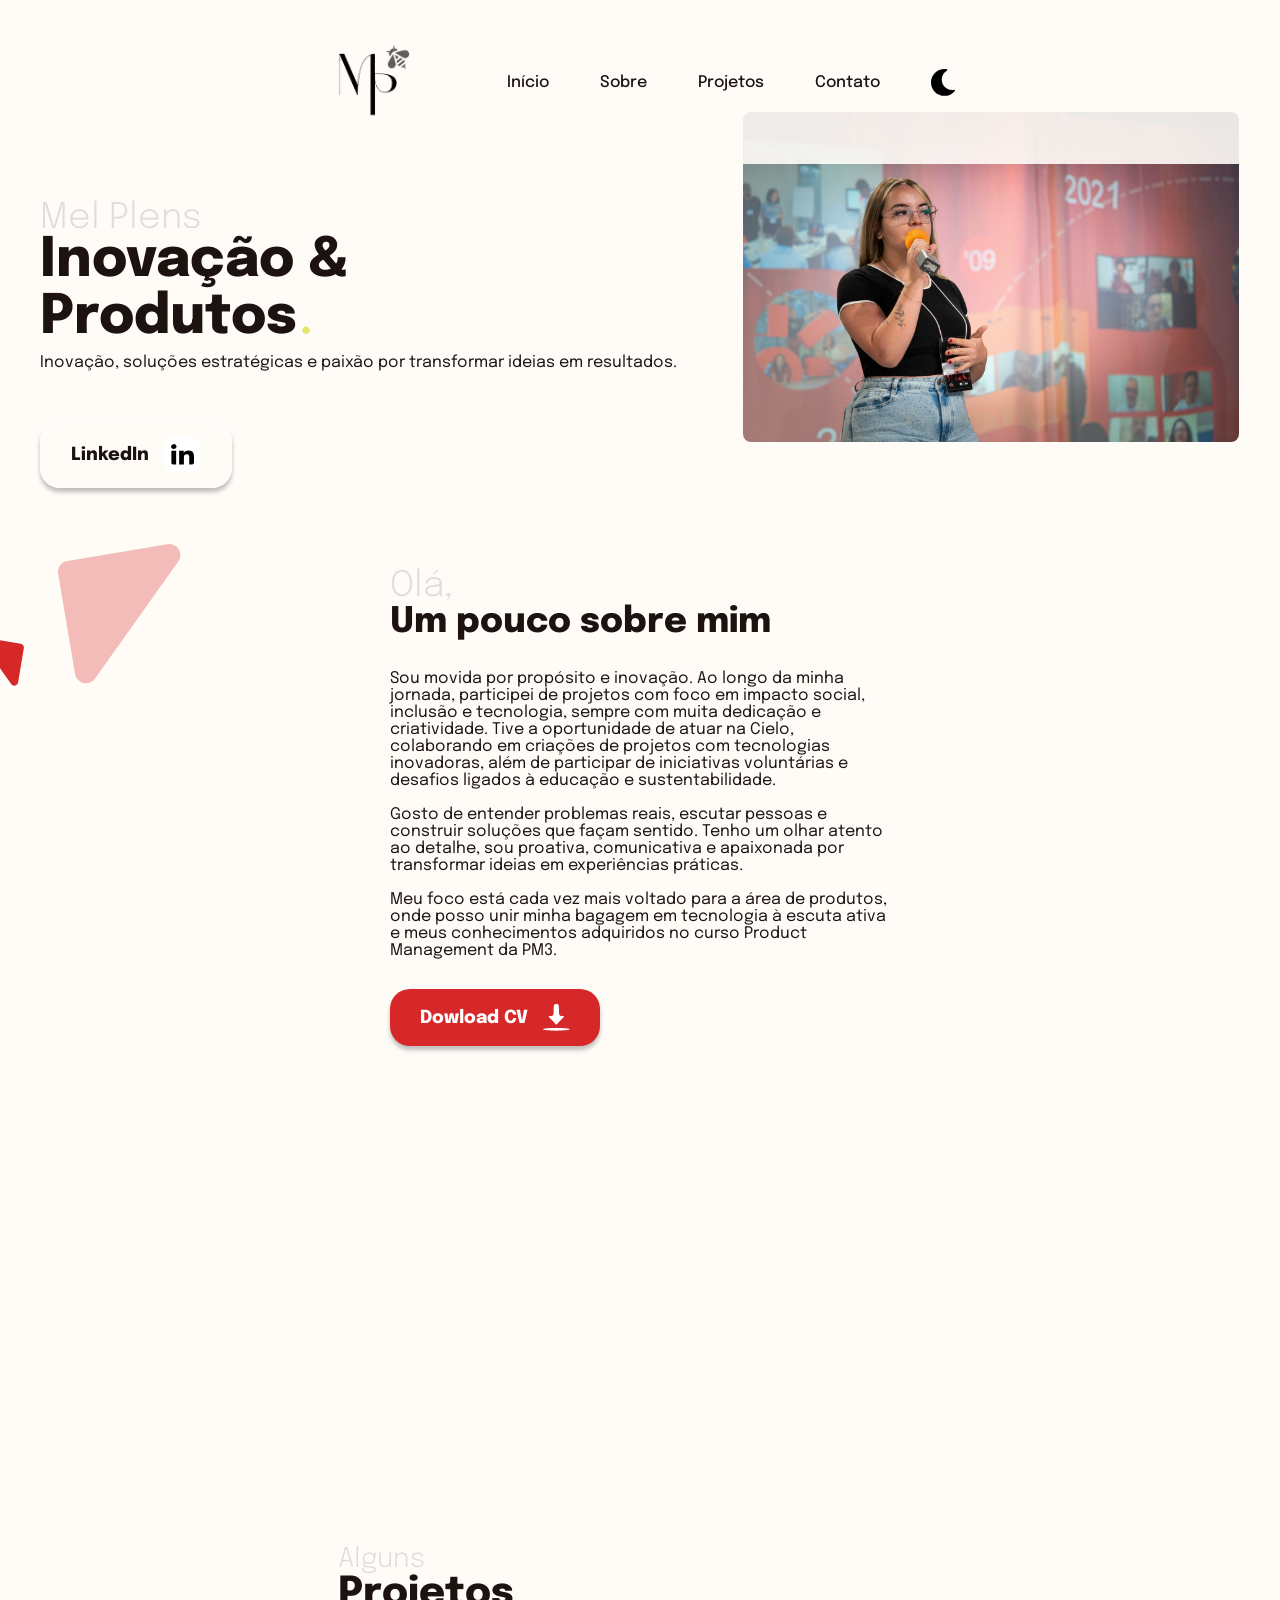
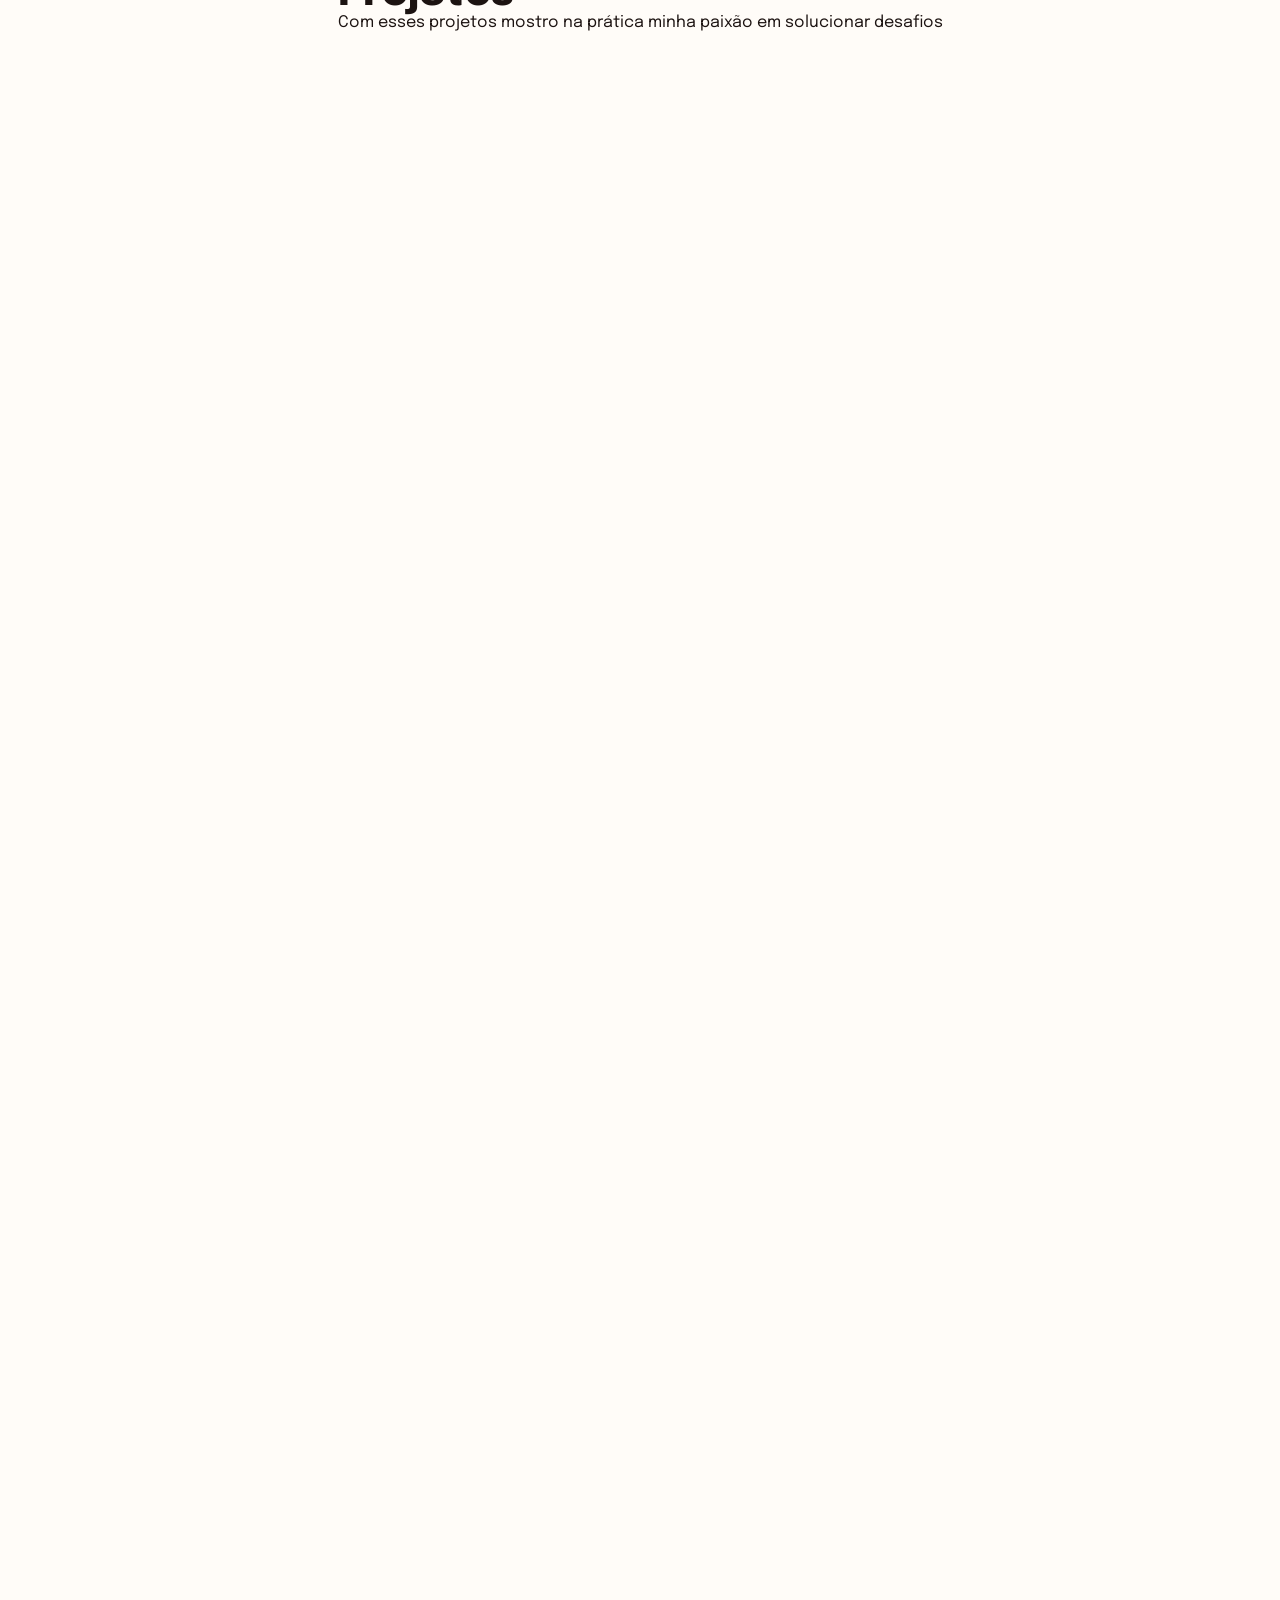
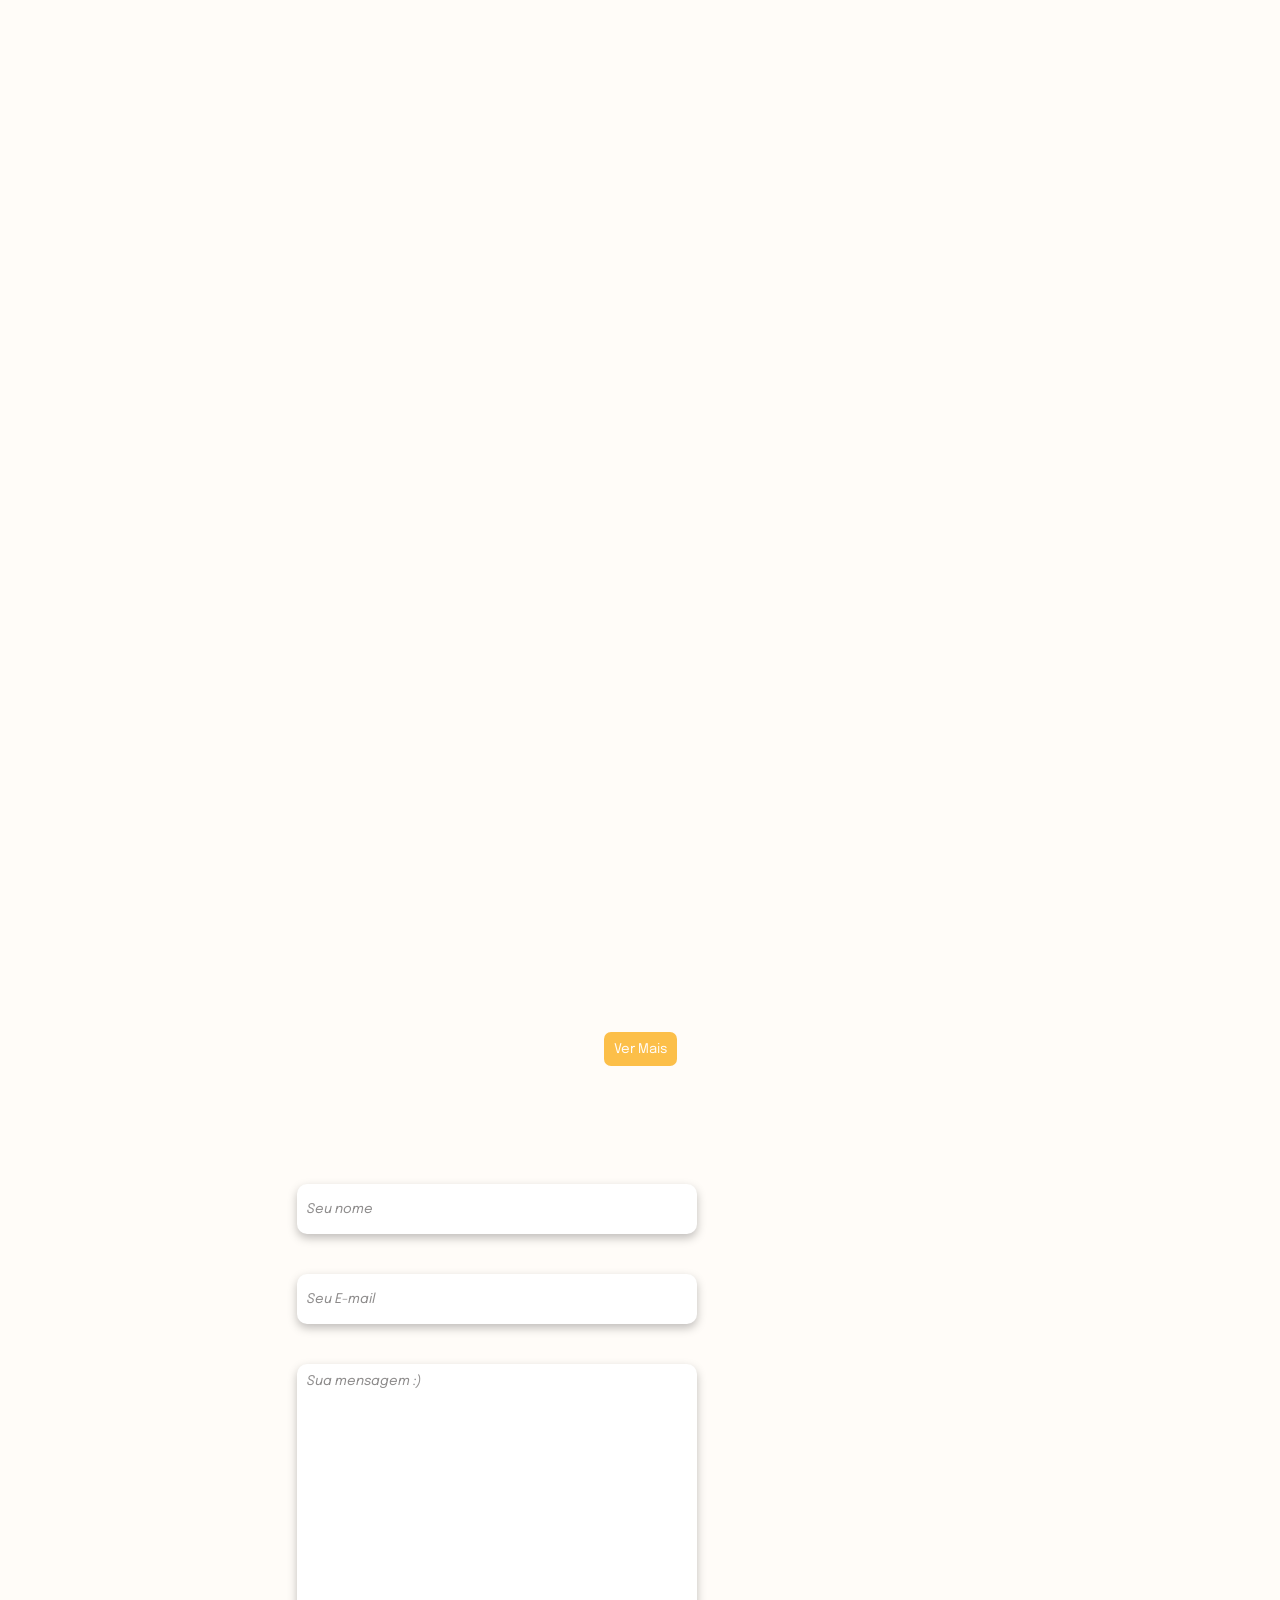
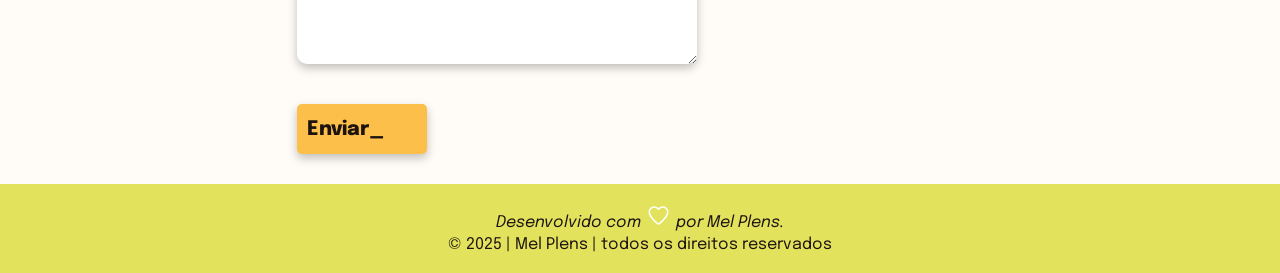
<file: index.html>
<!DOCTYPE html>
<html lang="pt-br">

<head>
    <meta charset="UTF-8">
    <meta name="viewport" content="width=device-width, initial-scale=1.0">
    <link rel="preconnect" href="https://fonts.googleapis.com">
    <script src="https://smtpjs.com/v3/smtp.js"></script>

    <link rel="preconnect" href="https://fonts.gstatic.com" crossorigin>
    <link rel="icon" href="./assets/icons/Mp-branco.ico" type="image/x-icon">
    <link href="https://fonts.googleapis.com/css2?family=Epilogue:ital,wght@0,100..900;1,100..900&display=swap"
        rel="stylesheet">
    <link href="https://unpkg.com/aos@2.3.1/dist/aos.css" rel="stylesheet">
    <link rel="stylesheet" href="./styles/index.css">
    <title>Mel Plens</title>
</head>

<body>
    <div class="mobile-header">
        <a href="#"><img width="90px" src="./assets/images/Mp preto.png" class="" alt="Mel-Logo"></a>
        <img class="hamburguer" src="./assets/icons/hamburguer_menu.svg" alt="menu-hamburguer">
    </div>

    <header>
        <a class="logo-desktop" href="#"><img width="120px" src="./assets/images/Mp preto.png" alt="Mel-Logo"></a>
        <nav class="nav-menu">
            <a href="#home">Início</a>
            <a href="#sobre">Sobre</a>
            <a href="#projetos">Projetos</a>
            <a href="#contato">Contato</a>
            <div class="container-lang">
                <img id="moonImage" class="switch" src="./assets/icons/moon.svg" alt="moon-mood">
                <div class="gtranslate_wrapper"></div>
                <script>window.gtranslateSettings = {
                        "default_language": "pt", "languages": ["pt", "en"],
                        "wrapper_selector": ".gtranslate_wrapper", "alt_flags": { "en": "usa", "pt": "brazil" }
                    }</script>
                <script src="https://cdn.gtranslate.net/widgets/latest/flags.js" defer></script>
            </div>
        </nav>
    </header>

    <section id="home">
        <div class="background-images">
        </div>
        <div class="container-home">
            <article>
                <span class="span-subtitle">Mel Plens</span>
                <h1 data-aos="fade-left">Inovação &<br>Produtos<span style="color: rgb(228, 228, 107);">.</span></h1>
                <p>Inovação, soluções estratégicas e paixão por transformar ideias em resultados.</p>
                <div>
                  
                    <a target="_blank" href="https://www.linkedin.com/in/mel-plens-angelis/">LinkedIn <img
                            src="./assets/icons/linkedIn.svg" class="linkedin" alt="linkedIn"></a>
                    <img class="pipe" src="./assets/shapes/pipe.svg" alt="gif-animation">
                </div>
                <img class="triangle" src="./assets/shapes/triangle.svg" alt="shapes">
                <img class="dark-triangle" src="./assets/shapes/dark_triangle.svg" alt="shapes">
            </article>

            <img class="image-home" width="500px" src="assets/meldalando.jpg" alt="Mel Plens">
        </div>

    </section>

   

    <section id="sobre" class="about-me" data-aos="fade-left">
        <div class="container-about-me">
            <article>
                <span>Olá,</span>
                <h1>Um pouco sobre mim</h1>
                <p>
                    Sou movida por propósito e inovação. Ao longo da minha jornada, participei de projetos com foco em
                    impacto social, inclusão e tecnologia, sempre com muita dedicação e criatividade. Tive a
                    oportunidade de atuar na Cielo, colaborando em criações de projetos com tecnologias inovadoras, além
                    de participar de iniciativas voluntárias e desafios ligados à educação e sustentabilidade.
                    <br><br>

                    Gosto de entender problemas reais, escutar pessoas e construir soluções que façam sentido. Tenho um
                    olhar atento ao detalhe, sou proativa, comunicativa e apaixonada por transformar ideias em
                    experiências práticas.
                    <br><br>

                    Meu foco está cada vez mais voltado para a área de produtos, onde posso unir minha bagagem em
                    tecnologia à escuta ativa e meus conhecimentos adquiridos no curso Product Management da PM3. 
                </p>

                <a target="_blank" href="./assets/CV/Curriculo_MelPlens.pdf"><button>Dowload CV <img src="./assets/icons/dowload.svg"
                            alt="dowload-cv-botão"></button></a>
                <!-- <img class="gif" src="./assets/shapes/stairs_dot_animate.gif" alt="animações"> -->
            </article>
        </div>

    </section>

    <section class="stacks-section">
        <!-- <div class="container-shapes">
            <img style="width: 100px;" class="dark-triangle" src="./assets/shapes/dark_triangle.svg" alt="circle-shape">
            <img style="width: 200px;" class="triangle" src="./assets/shapes/triangle.svg" alt="triangle">
            <img style="width: 100px;" class="yellow-triangle" src="./assets/shapes/yellow-triangle.svg" alt="triangle">
        </div> -->


        <div class="container-stacks" data-aos="fade-right">
            <h1>Tecnologias e Metodologias</h1>
            <div class="stacks">

                <div class="block-stack">
                    <img src="./assets/icons/scrum-process-development-methodology-icon-vector (1).svg" alt="figma">
                    <span>SCRUM</span>
                </div>
                <div class="block-stack">
                    <img src="./assets/icons/kanban-lean-method-line-icon-vector (1).svg" alt="figma">
                    <span>KANBAN</span>
                </div>
                <div class="block-stack">
                    <img src="./assets/stacks/figma.svg" alt="figma">
                    <span>FIGMA</span>
                </div>
                <div class="block-stack">
                    <img src="./assets/icons/sql.svg" alt="figma">
                    <span>SQL</span>
                </div>
                <div class="block-stack">
                    <img src="./assets/icons/awsathena.svg" alt="figma">
                    <span>AWS Athena</span>
                </div>
                <div class="block-stack">
                    <img src="./assets/icons/jira.svg" alt="git">
                    <span>JIRA</span>
                </div>
                <div class="block-stack">
                    <img src="./assets/icons/trello.svg" alt="git">
                    <span>TRELLO</span>
                </div>
                <div class="block-stack">
                    <img src="./assets/icons/uxui.svg" alt="git">
                    <span>UX /UI</span>
                </div>


                <div class="block-stack">
                    <img src="./assets//icons/powerapps.svg" alt="git">
                    <span>POWER APPS</span>
                </div>
                <div class="block-stack">
                    <img src="./assets//icons/powerautomate.svg" alt="git">
                    <span>POWER AUTOMATE</span>
                </div>
                <div class="block-stack">
                    <img src="./assets/stacks/html.svg" alt="html">
                    <span>HTML5</span>
                </div>
                <div class="block-stack">
                    <img src="./assets/stacks/css.svg" alt="css">
                    <span>CSS3</span>
                </div>
                <div class="block-stack">
                    <img src="./assets/stacks/js.svg" alt="js">
                    <span>JAVASCRIPT</span>
                </div>

                <div class="block-stack">
                    <img src="./assets/stacks/git.svg" alt="git">
                    <span>GIT</span>
                </div>
                <div class="block-stack">
                    <img src="./assets/stacks/github.svg" class="github-stack" alt="github">
                    <span>GITHUB</span>
                </div>
                <!-- </div>
            <img class="stacks-gif" src="./assets/shapes/gif_stacks.gif" alt="escada gif">
        </div> -->
    </section>

    <section id="projetos" class="projects">
        <div class="projects-container">
            <div class="container-title">
                <span>Alguns</span>
                <h1 style="align-items: center;">Projetos</h1>
                <p style="align-items: center;" >Com esses projetos mostro na prática minha paixão em solucionar desafios </p>
            </div>


            <div class="wrap-projects">

                <div class="container-project  inverse-container-project" data-aos="zoom-in">
                    <img class="mockup" width="500px" src="assets/FalaShow_Oficial_BR__2_-removebg-preview (3) (1).png">

                    <div>
                        <h1 style="color: blueviolet;">FalaShow</h1>
                        <p style="text-align: justify;">
                            Fundei o FalaShow, um jogo educativo voltado para crianças com Apraxia da Fala, inspirado pela vivência com meu irmão Davi, que possui o diagnóstico.
                            <br><br>
                            Identifiquei a necessidade de uma ferramenta acessível e interativa, e assumi papéis estratégicos como Product Owner, 
                            conduzindo a pesquisa com especialistas, definição do MVP, jornada do usuário e validação com fonoaudiólogos.
                            <br><br>
                            Apliquei conceitos de produtos digitais com foco em impacto social, além de realizar o desenvolvimento do uso de Inteligência Artificial e Visão Computacional.
                             <br><br>
                            O projeto segue em evolução, com validações iniciais positivas e grande potencial de escalabilidade.
                        </p>
                        

                        <div class="container-btn first-project">
                            <a target="_blank"
                                href="https://blog.facens.br/aluna-da-facens-se-destaca-no-campus-mobile-2025-com-projeto-voltado-para-criancas-com-apraxia-da-fala/">
                                Aluna se destaca no Campus Mobile <img src="./assets/icons/deploy_eye.svg" class="eye"
                                    alt="Deploy-project"></a>
                                


                        </div>
                    </div>
                </div>
                <div class="container-project" data-aos="fade-right" data-aos-offset="300"
                    data-aos-easing="ease-in-sine">
                    <img class="dots-shape" src="./assets/shapes/square_dots.svg" alt="">
                    <img class="mockup" width="500px" src="./assets/images/garagem_cielo_hub_inovacao-removebg-preview.png"
                        alt="landing page image">
                    <div>
                        <h1 style="color: rgb(39, 119, 211);">Hub de Inovação Cielo</h1>

                        <p style="text-align: justify;">Durante meu tempo na Cielo, colaborei em diversos projetos estratégicos com foco em inovação tecnológica no setor financeiro, 
                            <br>Assumindo responsabilidades ligadas à área de produtos, apoiando a definição de soluções em projetos como:
                            <br><br>
                            <b>Pagamento Biométrico</b>
                            <br>
                            Apoiei o desenvolvimento de soluções de pagamento utilizando biometria, focando na segurança e experiência do usuário.
                            <br><br>
                            <b>Open Finance & DREX</b>
                            <br>
                            Colaborei a criação de Casos de uso com o time resposanvel de DREX, créditos inteligentes e pontuação de pontos.
                            <br>
                            Disvovery Continuo com soluções com Open Finance e novas tendências.
                            <br><br>
                             <b>Comércio Unificado & TAP</b>
                             <br><br>
                             Contribuí para a criação de soluções que integraram diferentes canais de vendas e pagamentos, promovendo um comércio mais fluido e eficiente.
                            <br><br>
                            <b>Extração e Análise de Dados</b>
                            <br><br>
                             Atuei na extração de dados e apoio ao PO e ao desenvolvedor, ajudando na análise e melhor compreensão de informações críticas para os projetos.
                            <br><br>
                            <b>Conexões com Startups</b>
                        
                            <br><br>
                             Participei de discussões e colaborações com startups para explorar novas oportunidades de inovação e crescimento no setor.
                        </p>
                        

                        <div class="container-btn">
                            <a target="_blank"
                                href="https://blog.cielo.com.br/institucional/dia-nacional-da-inovacao/">Saiba mais <img
                                    src="./assets/icons/deploy_eye.svg" class="eye" alt="Deploy-project"></a>

                        </div>
                    </div>
                </div>

                <div class="container-project  inverse-container-project" data-aos="zoom-in">
                    <img class="mockup" width="500px" src="./assets/images/Florestas.png"
                        alt="project react image">
                    <div>
                        <h1>Florestas Inteligentes 2025</h1>
                        <p style="text-align: justify;">
                            Projeto voluntário focado em soluções de bioeconomia para comunidades da Amazônia. A partir da dor 
                            identificada na extração manual do óleo de andiroba que causava esforço repetitivo e risco de LER, 
                            arquitetei um equipamento que automatiza o processo de extração, tritura a casca e separa o pó residual.
                            <br><br>


                             Identifiquei, junto com a comunidade Amelias, o potencial desse pó com aroma semelhante ao chocolate amargo
                        para criação de uma nova linha de bioprodutos, como blush, batom, pigmentos e aromatizantes. 
                              A solução conecta a comunidade ao mercado de cosméticos e tintas naturais, ampliando sua geração de renda com sustentabilidade e inovação.
                              <br><br>
                              <b>Finalista para Aplicar na Amazônia a solução, analisando dados e buscando melhorias.</b>
                            </p>
                            

                        <div class="container-btn">
                            <a target="_blank" href="https://florestasinteligentes.org.br/">Saiba mais <img
                                    src="./assets/icons/deploy_eye.svg" class="eye" alt="Deploy-project"></a>
                           
                        </div>
                    </div>
                </div>


                <div class="container-project" data-aos="fade-right">
                    <img class="circles-shape" src="./assets/shapes/yellow-circle.svg" alt="shapes">
                    <img class="mockup" width="350px" src="./assets/images/toyotaapp1.png"
                        alt="mockup">
                        <br>
                    <div>
                        <h1>Aplicativo para Fichas de Epis Toyota do Brasil</h1>

                        <p style="text-align: justify;">Contribuição para a equipe de segurança industrial da Toyota do Brasil, na planta de Sorocaba. Desenvolvi um aplicativo que facilita o armazenamento e o controle de fichas de EPI, tornando o processo mais ágil e sustentável, ao substituir o uso de papel.</p>
                        
                        <p style="text-align: justify;">Utilizando tecnologias Microsoft 365, como Power Apps e Power Automate, o aplicativo digitaliza o processo de monitoramento de segurança, permitindo um controle mais eficiente de quem, quando e onde está a ficha de EPI.</p>
                        
                        <p style="text-align: justify;">O projeto resultou em uma redução de 6.480 folhas de papel por ano, o que equivale a salvar 0,13 árvore e evitar a emissão de 14,3 kg de CO2, além de maior agilidade e redução de erros operacionais.</p>
                        
                        <p style="text-align: justify;">A solução contribui para a sustentabilidade e pode ser expandida para outras áreas e unidades no futuro. </p>
                        
                        

                        <div class="container-btn">
                            <a target="_blank" href="https://www.linkedin.com/posts/mel-plens-angelis_aplicativo-para-armazenamento-de-fichas-activity-7145426688070385664-UPSS?utm_source=share&utm_medium=member_desktop&rcm=ACoAADVOdhoB1x0TIBTMwglyOh4KkTeK2_9Osb8">Saiba mais
                                <img src="./assets/icons/deploy_eye.svg" class="eye" alt="Deploy-project"></a>
                            
                        </div>
                    </div>
                </div>
                <div class="container-project" data-aos="fade-left">
                    <img class="triangle-shape" src="./assets/shapes/yellow-triangle.svg" alt="triangle">
                    <img class="mockup" width="500px" src="./assets/images/cm-edicao-13-logo.png" alt="mockup">
                    <div>
                        <p style="text-align: justify;">
                            Fui selecionada para o <b>Campus Mobile 2025</b> na categoria <b>Saúde</b> com o projeto <b>FalaShow: Juntos pela Fala</b>, um jogo interativo criado para auxiliar no tratamento de crianças com Apraxia da Fala. A ideia surgiu a partir da vivência com meu irmão, diagnosticado com o distúrbio, e cresceu com o propósito de gerar impacto social através da tecnologia.
                            <br><br>
                            Durante a <b>Semana Imersiva</b>, junto a outros 230 participantes de diferentes regiões do Brasil, tive acesso a mentorias com especialistas em tecnologia, inovação e empreendedorismo, como a executiva <b>Jackie Hernandez</b>, vice-presidente da <i>Plug and Play</i>, que abordou o potencial da inovação aberta e o impacto do ecossistema do Vale do Silício.
                            <br><br>
                            Foram dias intensos de aprendizado, validação e construção estratégica, com foco em modelo de negócios, captação de investimento, monetização e storytelling no INOVA USP em São Paulo. Mesmo sem ser premiado nessa etapa, o projeto foi fortalecido e, com a experiência adquirida, o FalaShow foi posteriormente <b>selecionado para incubação no Porto Digital de Recife</b>, um dos maiores polos de inovação do Brasil.
                            <br><br>
                            O Campus Mobile reforçou minha jornada como produtora de impacto, onde atuei como <b>fundadora, idealizadora e líder de produto</b>, exercendo papéis como <b>Product Owner</b> em todas as etapas: desde a <b>descoberta do problema</b> até a construção do MVP com apoio de fonoaudiólogos e especialistas. 
                            <br><br>
                            Essa vivência ampliou minha visão sobre o ecossistema de inovação, me preparando para levar o FalaShow para o mercado com mais estratégia e propósito.
                            </p>
                            

                        <div class="container-btn">
                            <a target="_blank" href="https://www.institutoclaro.org.br/campus-mobile/">Saiba mais <img
                                    src="./assets/icons/deploy_eye.svg" class="eye" alt="Deploy-project"></a>
                            
                        </div>
                    </div>
                    <img class="circle-shape" src="./assets/shapes/stroke_fat_circle.svg" alt="">
                </div>

                <div id="hide-content">
                    <div class="container-project  inverse-container-project" data-aos="fade-right">
                        <img class="mockup" width="500px" src="./assets/images/PortoDigital_2019.png"
                            alt="mockup">
                        <div>
                        
                            <p style="text-align: justify;">Selecionada para incubação no Porto Digital, referência em inovação e transformação digital, com apoio de mentores especializados para impulsionar o crescimento de negócios, acesso a investimentos e escala de produtos digitais.</p>

                            <p style="text-align: justify;">Laura Gurgel - Analista do Shark Tank Brasil: Mentoria em storytelling, pitch e inovação. Estrutura estratégias para conectar dados e negócios de forma impactante.</p>
                            
                            <p style="text-align: justify;">Lúcio - Exited Founder: +13 anos de experiência em startups, validação de mercado e crescimento estratégico. Foco em escalabilidade e validação de MVPs.</p>
                            
                            <p style="text-align: justify;">Breno - CESAR Ventures: Especialista em investimentos, scouting e fit estratégico. Expertise em análise de teses e captação de recursos para startups.</p>
                            
                            <p style="text-align: justify;">Alex - Consultor em Design Estratégico: Foco em modelagem de negócios, propostas de valor e estratégia de produto. Orientação em Lean Startup e roadmaps.</p>
                            
                            
                           
                        </div>
                    </div>

                

                 
                </div>
            </div>
        </div>

        <button id="see-more">Ver Mais</button>
    </section>

    <section id="contato" class="contact">
        <div class="container-contact">
            <div>
                <div class="container-title" data-aos="fade-right">
                    <span>Entre em</span>
                    <h1>Contato</h1>
                </div>

                <form onsubmit="SendEmail(); return false;" method="post">
                    <input id="name" name="name" type="text" placeholder="Seu nome" required>
                    <input id="email" name="email" type="email" placeholder="Seu E-mail" required>
                    <textarea id="message" name="message" cols="30" rows="10" placeholder="Sua mensagem :)"
                        required></textarea>
                    <input id="enviar-btn" type="submit" value="Enviar_">
                </form>

                <div id="popup" class="popup">
                    Recebido ;)
                </div>

            </div>
            <div class="social-medias">
                <div data-aos="fade-right"><a target="_blank" href="https://github.com/MelPLens"><img
                            src="./assets/icons/github.svg" alt="github"></a>
                    <p>/MelPLens</p>
                </div>
                <div data-aos="fade-right"><a target="_blank"
                        href="https://www.linkedin.com/in/mel-plens-angelis/"><img
                            src="./assets/icons/linkedIn.svg" alt="linkedIn"></a>
                    <p>/Mel Plens Angelis</p>
                </div>
                <div data-aos="fade-right"><a target="_blank" href="mailto:melplan572@gmail.com"><img
                            src="./assets/icons/e-mail.svg" alt="email"></a>
                    <p>melplan572@gmail.com</p>
                </div>
            </div>


            <div class="social-medias-mobile">
               
                <div><a href="https://www.linkedin.com/in/mel-plens-angelis/"><img
                            src="./assets/icons/linkedIn.svg" alt="linkedIn"></a></div>
                <div><a href="mailto:melplan572@gmail.com"><img src="./assets/icons/e-mail.svg"
                            alt="email"></a></div>
            </div>
    </section>

    <footer>
        <p class="development">Desenvolvido com <img src="./assets/icons/heart.svg" alt="heart"> por Mel Plens.
        </p>
        <p>© 2025 | Mel Plens | todos os direitos reservados</p>
    </footer>

</body>

<script src="./js/script.js"></script>
<script src="./js/sendEmail.js"></script>
<script src="https://smtpjs.com/v3/smtp.js"></script>
<script src="https://unpkg.com/aos@2.3.1/dist/aos.js"></script>
<script>
    AOS.init();
</script>

</html>
</file>
<file: styles/index.css>
@charset "UTF-8";
:root {
  --white: #FFFCF8;
  --red: #D62828;
  --yellow: #FCBF49;
  --lightGray: #DFDEDD;
  --gray: #423F3F;
  --black: #1C1311;
  --orange: #F77F00;
}

.dark-mode:root {
  --white: #060A2F;
  --yellow: #ff9748;
  --gray: #9f9f9f;
  --black: #FFFCF8;
}

.cta.active::before {
  background-color: #060A2F;
  opacity: 1;
}

.txt-cta.active {
  color: #fff;
}

* {
  margin: 0;
  padding: 0;
  box-sizing: border-box;
  font-family: "Epilogue", sans-serif;
  text-decoration: none;
}

p,
h1,
h2,
h3,
h4,
a {
  color: var(--black);
}

button,
a {
  cursor: pointer;
  transition: transform 0.3s ease-in-out;
}
button:hover,
a:hover {
  transform: scale(1.1);
}

.linkedin,
.github,
.eye {
  background-color: white;
  padding: 7px;
  border-radius: 10px;
}

.hamburguer,
.mobile-header,
.info-mobile {
  display: none;
}

.social-medias-mobile {
  display: none !important;
}

.btn-component, .projects .projects-container .wrap-projects .container-project div .container-btn a, .about-me .container-about-me article button, .cta a, #home article div a {
  box-shadow: 0px 4px 4px 0px rgba(0, 0, 0, 0.2509803922);
  display: flex;
  flex-direction: row;
  justify-content: space-around;
  align-items: center;
  padding: 15px 30px;
  border-radius: 20px;
  gap: 15px;
  font-weight: 800;
  font-size: 18px;
}

.span-subtitle, .contact .container-contact .container-title span, .projects .projects-container .container-title span, .about-me .container-about-me article span, #home article span {
  color: var(--lightGray);
  font-weight: 300;
  font-size: clamp(1em, 1em + 1.5vw, 2.5em);
}

.language-btn, .contact .container-contact .social-medias div a,
.contact .container-contact .social-medias-mobile div a {
  border-radius: 50%;
  border: none;
  padding: 20px 5px;
  color: var(--lightGray);
  background: var(--white);
  box-shadow: 0px 4px 4px 0px rgba(0, 0, 0, 0.2509803922);
  font-weight: 800;
  font-size: 20px;
  border: 0.3px solid white;
}

body,
html {
  width: 100vw;
  scroll-behavior: smooth;
  background: var(--white);
  overflow-x: hidden;
}

header {
  display: flex;
  flex-direction: row;
  justify-content: center;
  align-items: center;
  width: 100%;
  padding: 20px 20%;
  position: fixed;
  z-index: 200;
  gap: 10%;
  background-color: transparent;
}
header::before {
  content: "";
  position: absolute;
  top: 0;
  left: 0;
  right: 0;
  bottom: 0;
  background-color: var(--white);
  opacity: 0.9;
  z-index: -1;
}
header div {
  display: flex;
  flex-direction: row;
  justify-content: center;
  align-items: center;
  gap: 15px;
}
header nav {
  display: flex;
  flex-direction: row;
  justify-content: center;
  align-items: center;
  gap: 4vw;
}
header nav a {
  font-weight: 500;
}
header nav .container-lang {
  display: flex;
  flex-direction: row;
  justify-content: center;
  align-items: center;
}
header .switch {
  cursor: pointer;
}

#home {
  position: relative;
}
#home .background-images {
  position: absolute;
  top: 0;
  left: 0;
  width: 100%;
  height: 100%;
  z-index: -1;
  border-radius: 10px;
  border: 2px solid var(--white);
}
#home .container-home {
  display: flex;
  flex-direction: row;
  justify-content: center;
  align-items: start;
  margin-top: 110px;
  gap: 5%;
}
#home .container-home .image-home {
  width: min(80%, 500px);
  border-radius: 10px;
  border: 2px solid var(--white);

  
}

.image-home{
  border-radius: 10px;
  border: 2px solid var(--white);
}
#home article {
  display: flex;
  flex-direction: column;
  justify-content: start;
  align-items: start;
  margin-top: 90px;
  position: relative;
}
#home article .triangle {
  position: absolute;
  transition: transform 0.3s ease;
  bottom: -200px;
  z-index: 4 !important;
  animation: spin 6s linear infinite;
}
#home article .triangle:hover {
  animation-play-state: paused;
}
#home article .dark-triangle {
  position: absolute;
  bottom: -200px;
  left: -60px;
  z-index: 4;
  animation: spin-oposite 8s linear infinite;
}
#home article .dark-triangle:hover {
  animation-play-state: paused;
}
#home article div {
  display: flex;
  flex-direction: row;
  justify-content: center;
  align-items: center;
  margin-top: 50px;
  gap: 30px;
  position: relative;
}
#home article div .pipe {
  position: absolute;
  left: 100%;
  z-index: -1;
}
#home article div a {
  border: 0.5px solid white;
}
#home article p {
  margin-top: 10px;
}
#home article h1 {
  font-size: clamp(1.75em, 1em + 3vw, 4.5em);
  line-height: min(4vw, 60px);
  font-weight: 800;
}
#home article h1 span {
  color: var(--red);
}

.dark-modes .main-container h1 {
  color: pink;
}

.cta {
  border-radius: 10px;
  margin: 0 20%;
  display: flex;
  flex-direction: row;
  justify-content: center;
  align-items: start;
  padding: 20px 0;
  margin-top: -50px;
  position: relative;
  z-index: 2;
}
.cta::before {
  content: "";
  position: absolute;
  top: 0;
  left: 0;
  right: 0;
  bottom: 0;
  background-color: var(--yellow);
  opacity: 0.5;
  z-index: -1;
  border-radius: 10px;
}
.cta .lamp {
  margin-right: 50px;
  cursor: pointer;
  padding-left: 10px;
  transition: transform 0.1s ease-in-out;
}
.cta .lamp:hover {
  animation: shake-animation 1.5s ease-in-out;
}
.cta .dark-triangle {
  position: absolute;
  left: -10%;
  z-index: -1;
}
.cta .main-container {
  display: flex;
  flex-direction: row;
  justify-content: center;
  align-items: center;
  gap: 20px;
}
.cta .main-container h1 {
  text-align: end;
  font-size: clamp(1em, 1em + 1.5vw, 2.5em);
  color: var(--yellow);
}
.cta p {
  max-width: 500px;
}
.cta div {
  display: flex;
  flex-direction: column;
  justify-content: center;
  align-items: start;
  gap: 20px;
}
.about-me {
  padding: 0 10%;
}
.about-me .container-about-me {
  position: relative;
  display: flex;
  flex-direction: row;
  justify-content: center;
  align-items: start;
  margin-top: 80px;
  gap: 50px;
}
.about-me .container-about-me .zig-zag {
  position: absolute;
  left: 0;
  bottom: -200px;
  z-index: -1;
}
.about-me .container-about-me .image-about-me {
  width: min(90%, 600px);
  border-radius: 10px;
  border: 2px solid var(--white);
  margin-left: -10%;
}
.about-me .container-about-me article {
  position: relative;
}
.about-me .container-about-me article h1 {
  font-size: clamp(1em, 1em + 1.5vw, 2.5em);
  font-weight: 800;
  margin-bottom: 30px;
}
.about-me .container-about-me article p {
  max-width: 500px;
}
.about-me .container-about-me article button {
  border: none;
  background-color: var(--red);
  color: white;
  margin-top: 30px;
}
.about-me .container-about-me article .gif {
  width: min(30%, 200px);
  position: absolute;
  right: 0;
}

.stacks-section {
  margin-top: 50px;
  position: relative;
}
.stacks-section .stacks-gif {
  position: absolute;
  width: min(400px, 50%) !important;
  right: 0;
}
.stacks-section .container-shapes {
  margin-left: 10%;
  display: flex;
  flex-direction: column;
  position: absolute;
}
.stacks-section .container-shapes .yellow-triangle {
  animation: mover 7s infinite;
}
.stacks-section .container-shapes .yellow-triangle:hover {
  animation-play-state: paused;
}
.stacks-section .container-shapes .triangle {
  animation: spin 30s infinite;
}
.stacks-section .container-shapes .dark-triangle {
  animation: spin-oposite 20s infinite;
}
.stacks-section .container-stacks {
  display: flex;
  flex-direction: column;
  justify-content: center;
  align-items: center;
  width: 100%;
  padding: 0 30px;
}
.stacks-section .container-stacks h1 {
  font-size: clamp(1em, 1em + 1.5vw, 2.5em);
  font-weight: 800;
}
.stacks-section .container-stacks .stacks {
  display: flex;
  flex-wrap: wrap;
  justify-content: center;
  align-items: center;
  gap: 10%;
  padding: 30px;
}
.stacks-section .container-stacks .stacks .github-stack {
  background-color: white;
  border-radius: 10px;
}
.stacks-section .container-stacks .stacks .block-stack {
  display: flex;
  flex-direction: column;
  justify-content: center;
  align-items: center;
  z-index: 5;
  margin-top: 25px;
}
.stacks-section .container-stacks .stacks .block-stack img {
  transition: transform 0.2s ease-in-out;
}
.stacks-section .container-stacks .stacks .block-stack img:hover {
  transform: scale(1.3);
}
.stacks-section .container-stacks .stacks .block-stack span {
  box-shadow: 0px 4px 4px 0px rgba(0, 0, 0, 0.2509803922);
  transition: transform 0.3s ease-in-out;
  padding: 10px 20px;
  color: var(--gray);
  font-weight: 300;
  opacity: 0.7;
}
.stacks-section .container-stacks .stacks .block-stack span:hover {
  transform: scale(1.3);
}

.projects {
  padding: 0 20%;
  display: flex;
  flex-direction: column;
  justify-content: center;
  align-items: center;
}
.projects #see-more {
  background-color: var(--yellow);
  border: none;
  color: var(--white);
  padding: 10px;
  border-radius: 7px;
  cursor: pointer;
}
.projects .projects-container {
  display: flex;
  flex-direction: column;
  justify-content: center;
  align-items: center;
  padding: 30px 0;
}
.projects .projects-container .container-title {
  display: flex;
  flex-direction: column;
  justify-content: start;
  align-items: start;
  margin-bottom: 20px;
}
.projects .projects-container .container-title span {
  text-align: start;
  font-size: clamp(1em, 1em + 1vw, 1.7em);
}
.projects .projects-container .container-title h1 {
  font-size: clamp(1em, 1em + 2vw, 2.5em);
  font-weight: 800;
}
.projects .projects-container .wrap-projects {
  display: flex;
  flex-direction: column;
  justify-content: center;
  align-items: center;
  gap: 30px;
  position: relative;
}
.projects .projects-container .wrap-projects #hide-content {
  margin-top: -30px;
  max-height: 0;
  opacity: 0;
  overflow: hidden;
  transition: max-height 0.5s ease, opacity 0.5s ease;
}
.projects .projects-container .wrap-projects #hide-content .container-project {
  margin-top: 30px;
  padding: 50px;
}
.projects .projects-container .wrap-projects #hide-content.show {
  display: flex;
  flex-direction: column;
  justify-content: center;
  align-items: center;
  width: 100vw;
  max-height: 5000px;
  /* Ajuste conforme necessário para acomodar o conteúdo */
  opacity: 1;
}
.projects .projects-container .wrap-projects .container-project {
  position: relative;
}
.projects .projects-container .wrap-projects .dots-shape {
  position: absolute;
  top: 0;
  right: 0;
  margin-right: -20px;
  animation: spin 6s linear infinite;
}
.projects .projects-container .wrap-projects .container-project {
  display: flex;
  flex-direction: row;
  justify-content: center;
  align-items: center;
  background-color: rgba(223, 222, 221, 0.2392156863);
  padding: min(50px, 10%);
  border-radius: 20px;
}
.projects .projects-container .wrap-projects .container-project .triangle-shape {
  position: absolute;
  right: 0;
  z-index: 5;
  transform: rotate(90deg);
  top: 0;
  margin-top: -30px;
  margin-right: -40px;
  animation: spin-oposite 10s linear infinite;
}
.projects .projects-container .wrap-projects .container-project .zig-zag-shape {
  position: absolute;
  margin-right: -40px;
  top: 0;
  right: 0;
  width: 250px;
}
.projects .projects-container .wrap-projects .container-project .circles-shape {
  position: absolute;
  top: 0;
  margin-top: -90px;
  right: 0;
  margin-right: -40px;
  width: 200px;
  animation: spin 6s linear infinite;
}
.projects .projects-container .wrap-projects .container-project .circle-shape {
  position: absolute;
  bottom: 0;
  left: 0;
  z-index: 5;
  margin-bottom: -60px;
  margin-left: -60px;
}
.projects .projects-container .wrap-projects .container-project p {
  max-width: 600px;
}
.projects .projects-container .wrap-projects .container-project div {
  display: flex;
  flex-direction: column;
  justify-content: start;
  align-items: start;
  gap: 30px;
}
.projects .projects-container .wrap-projects .container-project div .container-btn {
  display: flex;
  flex-direction: row;
  justify-content: start;
  align-items: center;
  gap: 30px;
  text-align: center;
}
.projects .projects-container .wrap-projects .container-project div .container-btn a {
  background-color: var(--white);
}
.projects .projects-container .wrap-projects .inverse-container-project {
  display: flex;
  flex-direction: row-reverse;
  justify-content: center;
  align-items: center;
  text-align: end;
}

.contact {
  position: relative;
  display: flex;
  flex-direction: row;
  justify-content: center;
  align-items: center;
}
.contact .container-contact {
  z-index: 2;
  position: relative;
  padding: 30px 0;
  display: flex;
  flex-direction: row;
  justify-content: center;
  align-items: center;
  gap: 30px;
  display: flex;
  flex-direction: row;
  justify-content: center;
  align-items: center;
}
.contact .container-contact .popup {
  display: none;
  position: fixed;
  top: 50%;
  left: 50%;
  transform: translate(-50%, -50%);
  background-color: var(--red);
  border: 3px solid --yellow;
  padding: 20px;
  box-shadow: 0 0 10px rgba(0, 0, 0, 0.2);
  z-index: 1000;
  animation: fadeOut 6s forwards;
  color: var(--white);
}
@keyframes fadeOut {
  0% {
    opacity: 1;
  }
  100% {
    opacity: 0;
  }
}
.contact .container-contact form {
  display: flex;
  flex-direction: column;
  justify-content: start;
  align-items: start;
  width: min(60vw, 400px);
  gap: 40px;
}
.contact .container-contact form input,
.contact .container-contact form textarea {
  width: 100%;
  box-shadow: 0px 4px 9.4px 0px rgba(0, 0, 0, 0.2509803922);
  border: none;
  border-radius: 10px;
  padding: 10px;
  outline: none;
}
.contact .container-contact form textarea {
  height: 300px;
}
.contact .container-contact form input {
  height: 50px;
}
.contact .container-contact form input::-moz-placeholder, .contact .container-contact form textarea::-moz-placeholder {
  font-style: italic;
  color: var(--gray);
  opacity: 0.6;
}
.contact .container-contact form input::placeholder,
.contact .container-contact form textarea::placeholder {
  font-style: italic;
  color: var(--gray);
  opacity: 0.6;
}
.contact .container-contact form input[type=submit] {
  background-color: var(--yellow);
  width: min(50%, 130px);
  cursor: pointer;
  color: var(--black);
  font-weight: 800;
  text-align: start;
  padding-left: 10px;
  font-size: 20px;
  border-radius: 5px;
  padding-right: 110px;
}
.contact .container-contact .container-title {
  margin-bottom: 20px;
}
.contact .container-contact .container-title span {
  font-size: clamp(1em, 1em + 1vw, 1.7em);
}
.contact .container-contact .container-title h1 {
  font-size: clamp(1em, 1em + 2vw, 2.5em);
  font-weight: 800;
}
.contact .container-contact .social-medias,
.contact .container-contact .social-medias-mobile {
  display: flex;
  flex-direction: column;
  justify-content: start;
  align-items: start;
  gap: 10px;
}
.contact .container-contact .social-medias div,
.contact .container-contact .social-medias-mobile div {
  display: flex;
  flex-direction: row;
  justify-content: center;
  align-items: center;
  gap: 10px;
}
.contact .container-contact .social-medias div a,
.contact .container-contact .social-medias-mobile div a {
  padding: 15px;
  background-color: white;
}
.contact .container-contact .social-medias div img,
.contact .container-contact .social-medias-mobile div img {
  width: 30px;
}

footer {
  background-color: rgb(226, 226, 93);
  display: flex;
  flex-direction: column;
  justify-content: center;
  align-items: center;
  gap: 5px;
  width: 100% !important;
  padding: 20px 0;
}
footer .development {
  font-style: italic;
}

@keyframes shake-animation {
  0%, 100% {
    transform: translateX(0);
  }
  10%, 30%, 50%, 70%, 90% {
    transform: translateX(-10px);
  }
  20%, 40%, 60%, 80% {
    transform: translateX(10px);
  }
}
@keyframes spin {
  from {
    transform: rotate(0deg);
  }
  to {
    transform: rotate(360deg);
  }
}
@keyframes spin-oposite {
  from {
    transform: rotate(360deg);
  }
  to {
    transform: rotate(0deg);
  }
}
@keyframes afastar-esquerda {
  0% {
    transform: translateX(0);
  }
  100% {
    transform: translateX(-40px);
  }
}
@keyframes afastar-direita {
  0% {
    transform: translateX(0);
  }
  100% {
    transform: translateX(20px);
  }
}
@keyframes mover {
  0% {
    left: 0;
    top: 0;
    transform: translate(0, 0);
  }
  25% {
    left: 50px;
    top: 0;
    transform: translate(50px, 0);
  }
  50% {
    left: calc(100% - 50px);
    top: calc(100% - 50px);
    transform: translate(0, 100px);
  }
  100% {
    left: 0;
    top: 0;
    transform: translate(0, 0);
  }
}
@keyframes fadeIn {
  0% {
    opacity: 0;
    transform: translateY(-20px);
  }
  100% {
    opacity: 1;
    transform: translateY(0);
  }
}
@media screen and (max-width: 1050px) {
  nav a {
    color: #060A2F;
  }
  .github,
  .eye {
    padding: 2px;
    border-radius: 20px;
  }
  .social-medias-mobile div {
    margin-bottom: 10px;
  }
  .info-mobile {
    display: block;
    display: flex;
    flex-direction: row !important;
    justify-content: center !important;
    align-items: center !important;
  }
  .info-mobile .language-btn, .info-mobile .contact .container-contact .social-medias div a, .contact .container-contact .social-medias div .info-mobile a,
  .info-mobile .contact .container-contact .social-medias-mobile div a,
  .contact .container-contact .social-medias-mobile div .info-mobile a {
    border-radius: 10px;
    padding: 10px;
    font-size: 15px;
  }
  .container-shapes .triangle,
  .dark-triangle,
  .yellow-triangle {
    display: none;
  }
  header {
    background-color: transparent;
  }
  header::before {
    background-color: transparent;
  }
  #home .triangle {
    display: none;
  }
  #home .container-home {
    margin-top: 30px;
  }
  #home article {
    display: flex;
    flex-direction: column !important;
    justify-content: center !important;
    align-items: center !important;
    margin-top: 20px;
  }
  #home h1,
  #home p {
    text-align: center;
  }
  #home h1 {
    line-height: 25px !important;
  }
  #home p {
    margin: 0 20px;
  }
  #home article div {
    display: flex;
    flex-direction: column !important;
    justify-content: center !important;
    align-items: center !important;
    margin-top: 20px;
  }
  .cta {
    margin-top: 40px !important;
  }
  .cta .main-container {
    flex-direction: column !important;
    gap: 20px;
  }
  .cta .lamp {
    margin-right: 0px !important;
    cursor: pointer;
  }
  .cta a {
    text-align: center;
    padding: 12px !important;
  }
  .cta p {
    text-align: end;
  }
  .cta .main-container {
    align-items: end !important;
  }
  .cta div {
    align-items: end !important;
  }
  .hamburguer,
  .mobile-header {
    display: block;
  }
  .hamburguer {
    cursor: pointer;
    position: fixed;
    z-index: 700;
    top: 10px;
    right: 10px;
  }
  .mobile-header {
    display: flex;
    flex-direction: row !important;
    justify-content: space-between !important;
    align-items: center !important;
    margin: 30px 10% 0 10% !important;
  }
  .logo-desktop {
    display: none;
  }
  .nav-menu.active {
    display: flex;
    width: min(60%, 200px);
    z-index: 200;
    border-radius: 20px;
    height: 30vh;
    margin-right: 30px;
    box-shadow: rgba(17, 17, 26, 0.1) 0px 1px 0px;
    background-color: rgba(255, 251, 246, 0.969);
    transform: translateY(0);
  }
  .nav-menu {
    display: none;
    flex-direction: column;
    background-color: #fff;
    position: fixed;
    top: 60px;
    right: 0;
    width: 100%;
    text-align: center;
    z-index: 199;
    transform: translateY(-100%);
    transition: transform 0.3s ease;
  }
  .nav-menu.active {
    display: flex;
    align-items: start;
    padding-left: 20px;
  }
  .nav-menu.active a {
    animation: fadeIn 0.5s ease forwards;
  }
  .nav-info {
    display: none;
  }
  .nav-info.active {
    display: block;
  }
  .container-contact {
    display: flex;
    flex-direction: row !important;
    justify-content: center !important;
    align-items: end !important;
  }
  .social-medias-mobile {
    display: block !important;
  }
  .social-medias-mobile a {
    padding: 8px !important;
  }
  .social-medias-mobile img {
    width: 25px !important;
  }
  .social-medias {
    display: none !important;
  }
  .container-home {
    display: flex;
    flex-direction: column-reverse !important;
    justify-content: center !important;
    align-items: center !important;
  }
  .cta {
    margin: 0 auto;
    width: 80%;
    border: 1px solid var(--lightGray);
    box-shadow: 0px 4px 4px 0px rgba(0, 0, 0, 0.2509803922);
    border-radius: 10px;
    padding: 25px;
  }
  .cta img {
    margin: 0;
  }
  .stacks-section .stacks-gif {
    bottom: -100px;
  }
  .container-about-me {
    display: flex;
    flex-direction: column !important;
    justify-content: center !important;
    align-items: center !important;
  }
  .container-project {
    display: flex;
    flex-direction: column !important;
    justify-content: center !important;
    align-items: center !important;
    width: 80vw !important;
    gap: 20px !important;
  }
  .container-project div {
    display: flex;
    flex-direction: column !important;
    justify-content: center !important;
    align-items: center !important;
  }
  .container-project div p {
    text-align: center;
  }
  .container-project .container-btn {
    display: flex;
    flex-direction: column !important;
    justify-content: center !important;
    align-items: center !important;
  }
  .container-project .container-btn a {
    height: 50px;
  }
  .container-project .container-btn a img {
    width: 30px;
  }
  .container-project .mockup {
    width: 100%;
  }
  footer p {
    text-align: center;
  }
}/*# sourceMappingURL=index.css.map */
</file>
